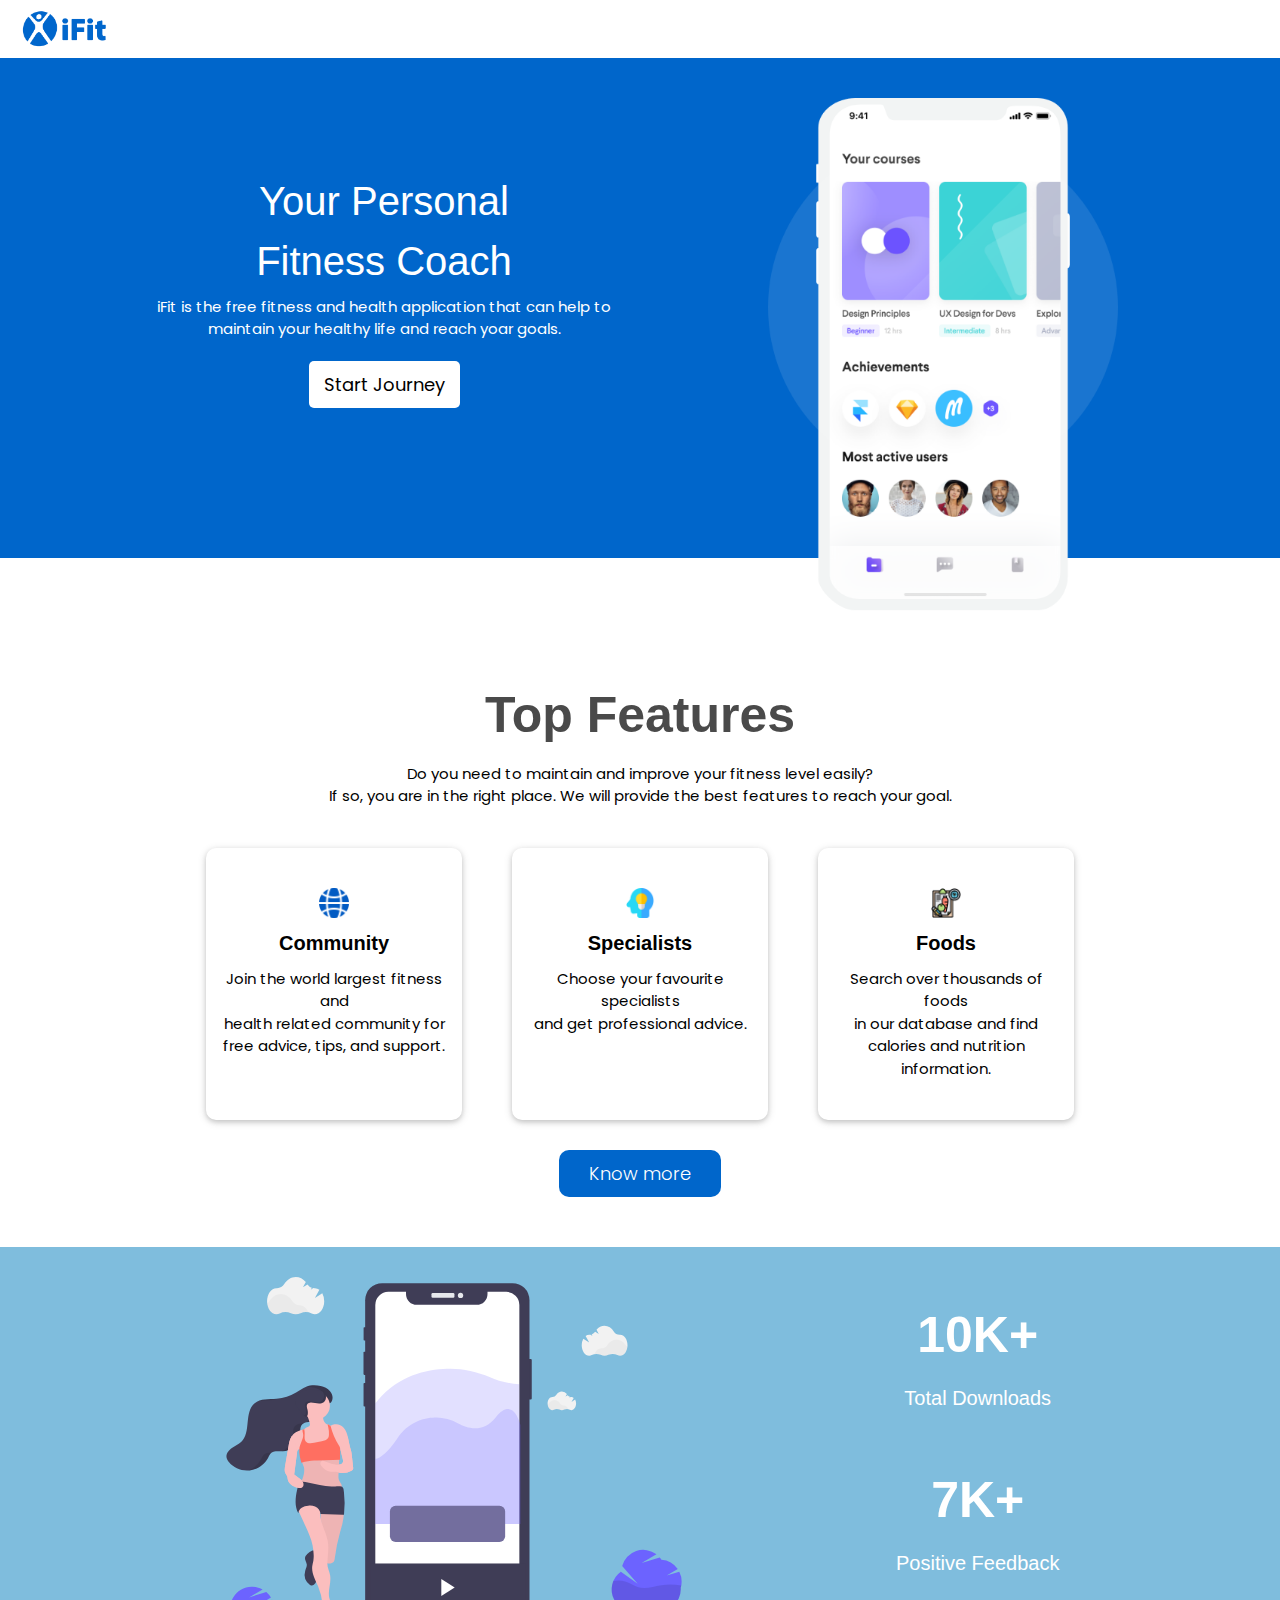
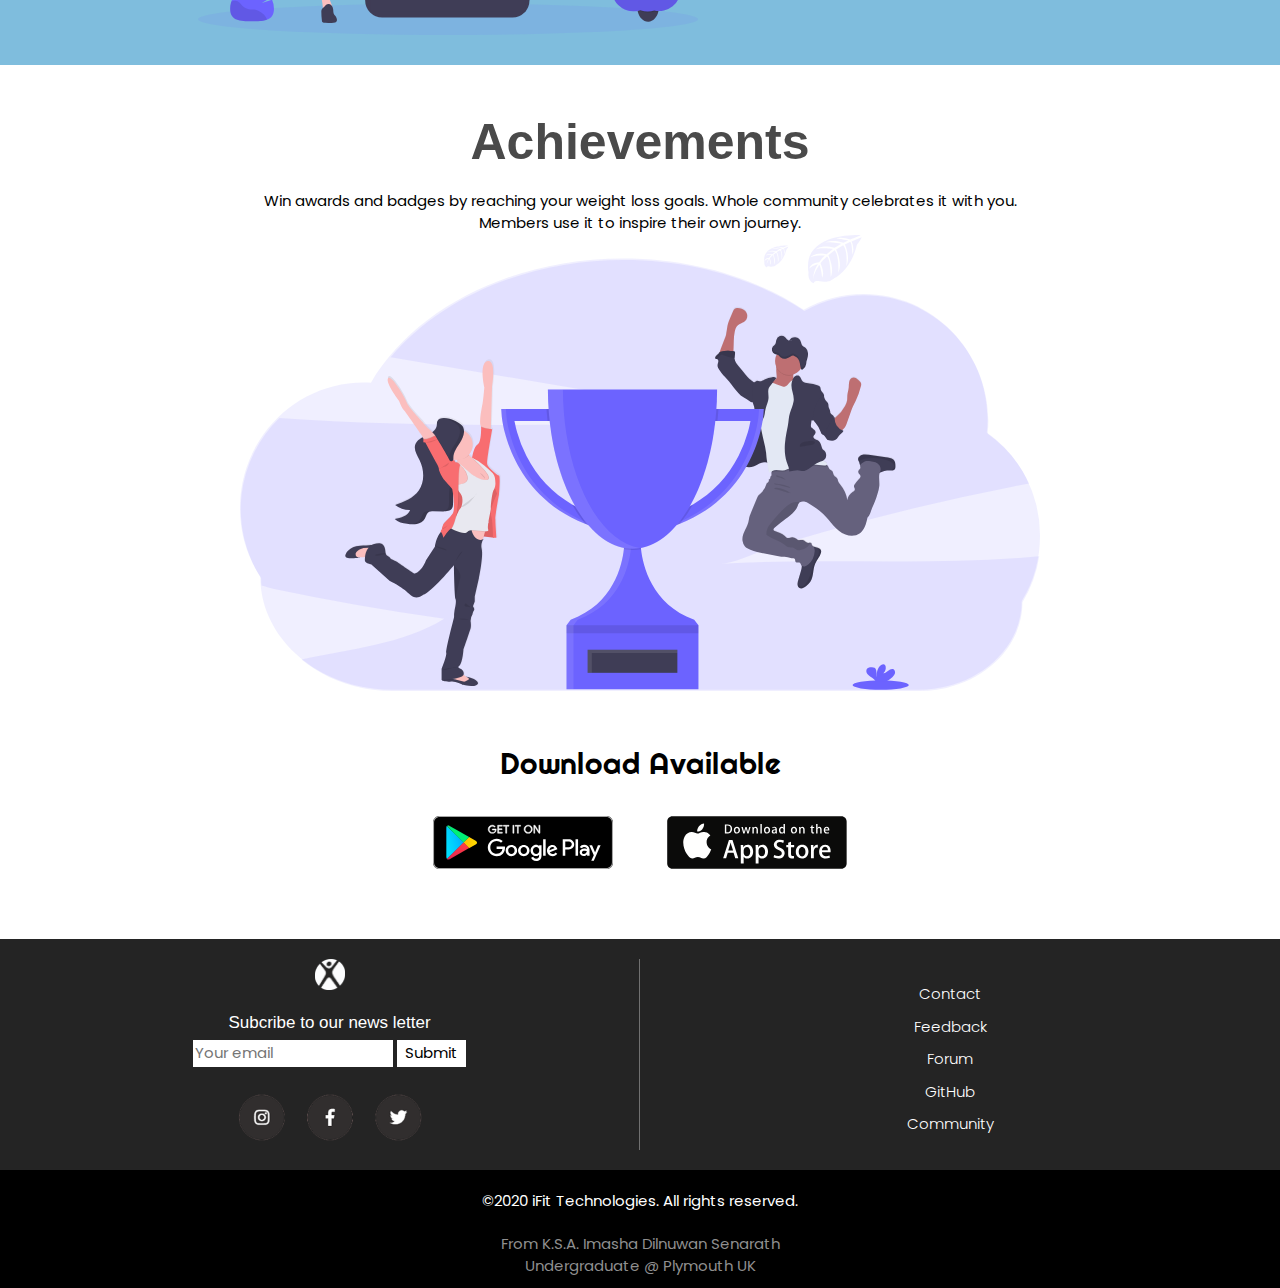
<file: index.html>
<!DOCTYPE html>
<html lang="en">

<head>
    <meta charset="UTF-8">
    <meta name="viewport" content="width=device-width, initial-scale=1.0">
    <title>iFit</title>
    <link rel="icon" href="../assets/logo1.png" type="image/png">
    <link rel="stylesheet" href="./css/styles.css">
    <link href="https://fonts.googleapis.com/css2?family=Poppins:wght@100;200;300;400;500;600;700;800;900&display=swap"
        rel="stylesheet">
    <link href="https://fonts.googleapis.com/css2?family=Righteous&display=swap" rel="stylesheet">
    <link rel="stylesheet" href="https://www.w3schools.com/w3css/4/w3.css">
</head>

<body>
    <div class="wrapper">
        <div class="topbar">
            <img src="../assets/logo2.png" alt="">
        </div>

        <div class="cover-container">
            <div class="cover">
                <div class="left-side">
                    <h1>Your Personal <br> Fitness Coach</h1>
                    <p>iFit is the free fitness and health application that can help
                        to maintain your healthy life and reach yoar goals.</p>
                        <button>Start Journey</button>
                </div>
                <div class="right-side">
                    <img src="../assets/phone3.png" alt="">
                </div>
            </div>
        </div>

        <div class="features">
            <h1 class="title">Top Features</h1>
            <p class="title-des"> <span>Do you need to maintain and improve your fitness level easily?</br>If so, you
                    are in
                    the right place. We will provide the best features to reach your goal.</span></p>
            <div class="content">
                <div class="section w3-card">
                    <img src="../assets/community.png" alt="">
                    <h1>Community</h1>
                    <p>Join the world largest fitness and </br>health related community for </br>free advice, tips, and
                        support.
                    </p>
                </div>
                <div class="section w3-card">
                    <img src="../assets/Specialists.png" alt="">
                    <h1>Specialists</h1>
                    <p>Choose your favourite specialists</br> and get professional advice.</p>
                </div>
                <div class="section w3-card">
                    <img src="../assets/foodlist.png" alt="">
                    <h1>Foods</h1>
                    <p>Search over thousands of foods </br>in our database and find </br> calories and nutrition
                        information. </p>
                </div>
            </div>
            <button class="f-more">Know more</button>
        </div>
        <div class="usage">
            <div class="left">
                <img src="../assets/fitness_tracker.svg" alt="">
            </div>
            <div class="right">
                <div class="section">
                    <h1>10K+</h1>
                    <h2>Total Downloads</h2>
                </div>
                <div class="section">
                    <h1>7K+</h1>
                    <h2>Positive Feedback</h2>
                </div>
            </div>
        </div>
        <div class="achievements">
            <h1>Achievements</h1>
            <p> <span>Win awards and badges by reaching your weight loss goals. Whole community celebrates
                    it with you. </br>Members use it to inspire their own journey.</span></p>
            <img src="../assets/winners.svg" alt="">
        </div>
        <div class="download">
            <h1>Download Available</h1>
            <img class="google" src="../assets/google.svg" alt="">
            <img class="apple" src="../assets/apple.svg" alt="">
        </div>
        <div class="footer">
            <div class="top">
                <div class="left">
                    <img src="../assets/logo3.png" alt="">
                    <h2>Subcribe to our news letter</h2>
                    <form action="">
                        <input type="text" placeholder="Your email">
                        <button>Submit</button>
                    </form>
                    <div class="smi">
                        <img src="../assets/socialmedia.png" alt="">
                    </div>
                </div>
                <div class="right">
                    <ul>
                        <li>Contact</li>
                        <li>Feedback</li>
                        <li>Forum</li>
                        <li>GitHub</li>
                        <li>Community</li>
                    </ul>
                </div>
            </div>
            <p class="rights">©2020 iFit Technologies. All rights reserved.</p>
            <p class="owner">From K.S.A. Imasha Dilnuwan Senarath </br> Undergraduate @ Plymouth UK</p>
        </div>
    </div>
</body>

</html>
</file>
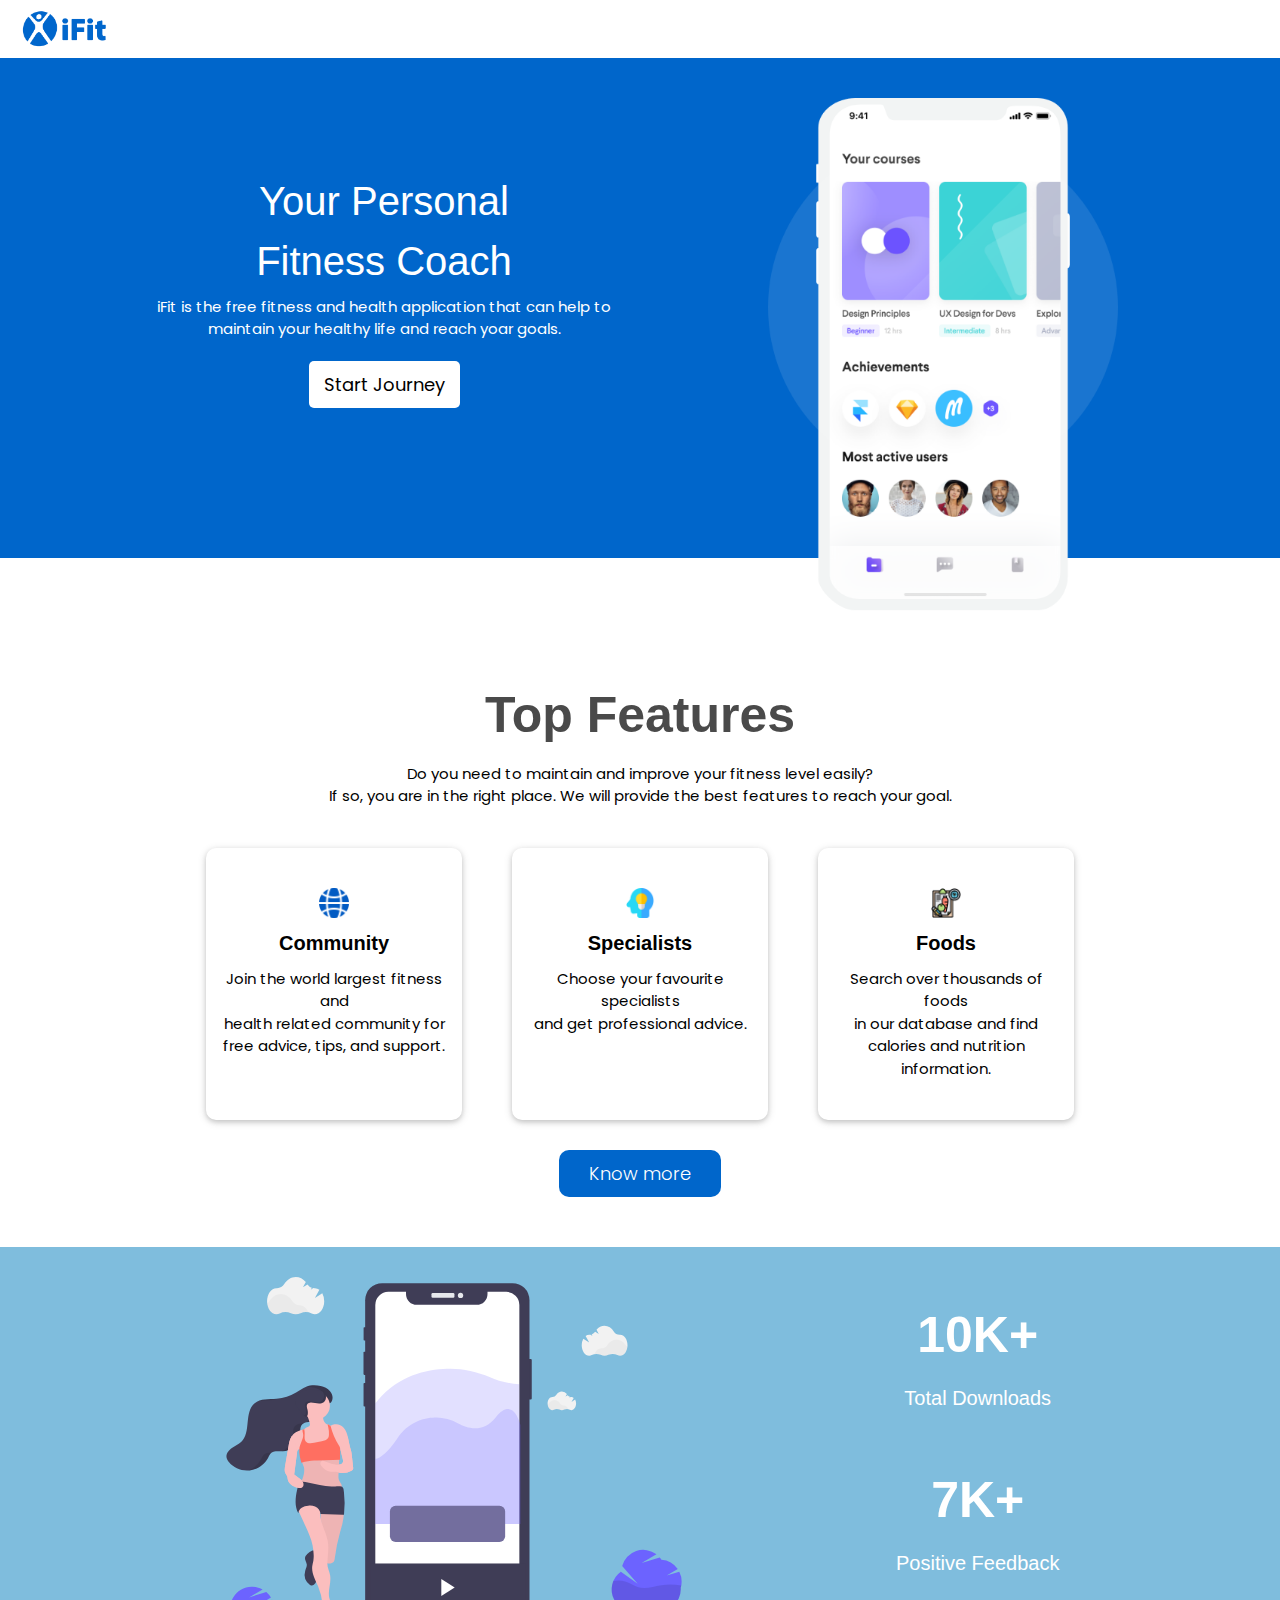
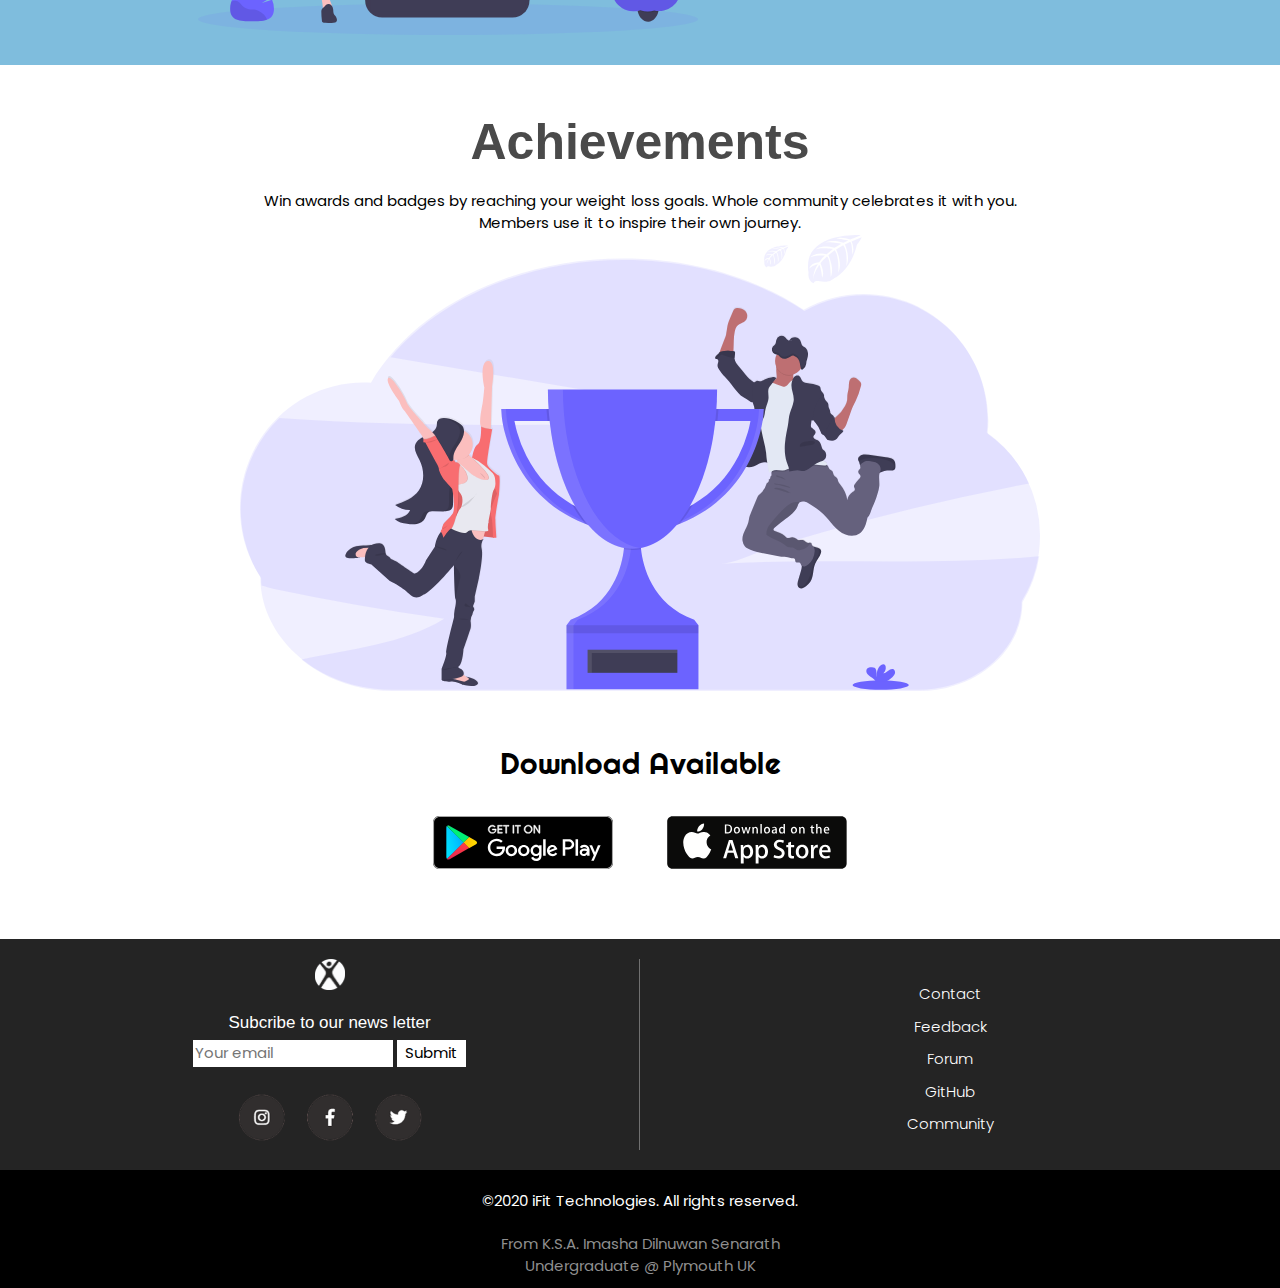
<file: src/index.html>
<!DOCTYPE html>
<html lang="en">

<head>
    <meta charset="UTF-8">
    <meta name="viewport" content="width=device-width, initial-scale=1.0">
    <title>iFit</title>
    <link rel="icon" href="../assets/logo1.png" type="image/png">
    <link rel="stylesheet" href="../css/styles.css">
    <link href="https://fonts.googleapis.com/css2?family=Poppins:wght@100;200;300;400;500;600;700;800;900&display=swap"
        rel="stylesheet">
    <link href="https://fonts.googleapis.com/css2?family=Righteous&display=swap" rel="stylesheet">
    <link rel="stylesheet" href="https://www.w3schools.com/w3css/4/w3.css">
</head>

<body>
    <div class="wrapper">
        <div class="topbar">
            <img src="../assets/logo2.png" alt="">
        </div>

        <div class="cover-container">
            <div class="cover">
                <div class="left-side">
                    <h1>Your Personal <br> Fitness Coach</h1>
                    <p>iFit is the free fitness and health application that can help
                        to maintain your healthy life and reach yoar goals.</p>
                        <button>Start Journey</button>
                </div>
                <div class="right-side">
                    <img src="../assets/phone3.png" alt="">
                </div>
            </div>
        </div>

        <div class="features">
            <h1 class="title">Top Features</h1>
            <p class="title-des"> <span>Do you need to maintain and improve your fitness level easily?</br>If so, you
                    are in
                    the right place. We will provide the best features to reach your goal.</span></p>
            <div class="content">
                <div class="section w3-card">
                    <img src="../assets/community.png" alt="">
                    <h1>Community</h1>
                    <p>Join the world largest fitness and </br>health related community for </br>free advice, tips, and
                        support.
                    </p>
                </div>
                <div class="section w3-card">
                    <img src="../assets/Specialists.png" alt="">
                    <h1>Specialists</h1>
                    <p>Choose your favourite specialists</br> and get professional advice.</p>
                </div>
                <div class="section w3-card">
                    <img src="../assets/foodlist.png" alt="">
                    <h1>Foods</h1>
                    <p>Search over thousands of foods </br>in our database and find </br> calories and nutrition
                        information. </p>
                </div>
            </div>
            <button class="f-more">Know more</button>
        </div>
        <div class="usage">
            <div class="left">
                <img src="../assets/fitness_tracker.svg" alt="">
            </div>
            <div class="right">
                <div class="section">
                    <h1>10K+</h1>
                    <h2>Total Downloads</h2>
                </div>
                <div class="section">
                    <h1>7K+</h1>
                    <h2>Positive Feedback</h2>
                </div>
            </div>
        </div>
        <div class="achievements">
            <h1>Achievements</h1>
            <p> <span>Win awards and badges by reaching your weight loss goals. Whole community celebrates
                    it with you. </br>Members use it to inspire their own journey.</span></p>
            <img src="../assets/winners.svg" alt="">
        </div>
        <div class="download">
            <h1>Download Available</h1>
            <img class="google" src="../assets/google.svg" alt="">
            <img class="apple" src="../assets/apple.svg" alt="">
        </div>
        <div class="footer">
            <div class="top">
                <div class="left">
                    <img src="../assets/logo3.png" alt="">
                    <h2>Subcribe to our news letter</h2>
                    <form action="">
                        <input type="text" placeholder="Your email">
                        <button>Submit</button>
                    </form>
                    <div class="smi">
                        <img src="../assets/socialmedia.png" alt="">
                    </div>
                </div>
                <div class="right">
                    <ul>
                        <li>Contact</li>
                        <li>Feedback</li>
                        <li>Forum</li>
                        <li>GitHub</li>
                        <li>Community</li>
                    </ul>
                </div>
            </div>
            <p class="rights">©2020 iFit Technologies. All rights reserved.</p>
            <p class="owner">From K.S.A. Imasha Dilnuwan Senarath </br> Undergraduate @ Plymouth UK</p>
        </div>
    </div>
</body>

</html>
</file>
<file: css/styles.css>
* {
    padding: 0;
    margin: 0;
    font-family: 'Poppins', sans-serif;
}

.wrapper {
    width: 100%;
    max-width: 2000px;
    margin-left: auto;
    margin-right: auto;
}

.topbar {
    width: 100%;
    max-width: 1400px;
    margin-left: auto;
    margin-right: auto;
    display: grid;
    align-items: center;
    padding: 10px 20px;
}

.topbar img {
    width: 90px;
    justify-content: center;
}

.heading {
    width: 100%;
    max-width: 1400px;
    margin-left: auto;
    margin-right: auto;
    background: linear-gradient(rgba(0, 0, 0, 0), rgba(0, 0, 0, 0)), url(../assets/heading2.jpg) no-repeat;
    background-size: cover;
    height: 500px;
    display: grid;
    grid-template-columns: 50% 50%;
    color: white;
}

.heading .left {
    text-align: center;
    width: fit-content;
    height: fit-content;
    position: relative;
    top: 40%;
    left: 60%;
    transform: translate(-50%, -50%);
}

.heading h1 {
    font-size: 40px;
    font-weight: 700;
}

.heading p {
    font-size: 18px;
    font-weight: 300;
    margin-top: 10px;
}

.heading button {
    background: white;
    border: none;
    outline: none;
    color: #0066cb;
    border-radius: 10px;
    padding: 10px 15px;
    font-weight: 500;
    transition: .5s;
    font-size: 20px;
    margin-top: 30px;
}

.heading button:hover {
    transform: scale(1.1);
    cursor: pointer;
}

.heading .right {
    margin: auto;
}

.heading img {
    width: 350px;
    margin-top: 50px;
}

.cover-container{
   background-color: #0066cb;
    background-size: cover;
    height: 500px;
}

.cover{
    max-width: 1400px;
    margin-left: auto;
    margin-right: auto;
    display: grid;
    grid-template-columns: 60% 40%;
    color: white;
    align-items: center;
}

.cover .left-side{
    text-align: center;
    margin-top: -100px;
}

.cover .left-side h1{
    font-size: 40px;
    margin-bottom: 5px;
}

.cover .left-side p{
    padding: 0 10px 0 10px;
    max-width: 500px;
    margin-left: auto;
    margin-right: auto;
}

.cover .left-side button {
    padding: 10px 15px;
    margin-top: 20px;
    background-color: white;
    border: none;
    outline: none;
    border-radius: 5px;
    transition: .3s;
    font-size: 18px;
}

.cover .left-side button:hover{
    transform: scale(1.2);
    cursor: pointer;
}

.cover .right-side img{
    width: 350px;
    margin-top: 40px;
}

.features {
    width: 100%;
    max-width: 1400px;
    margin-left: auto;
    margin-right: auto;
}

.features .title {
    text-align: center;
    font-size: 50px;
    margin-top: 120px;
    color: #4a4a4a;
    font-weight: 700;
}

.features .title-des {
    text-align: center;
}

.features .content {
    display: grid;
    grid-template-columns: 20% 20% 20%;
    gap: 50px;
    justify-content: center;
    margin-top: 40px;
}

.features .section {
    text-align: center;
    border-radius: 10px;
    transition: .3s;
    padding: 40px 10px 40px 10px;
}

.features .section:hover {
    transform: scale(1.02);
    cursor: pointer;
}

.features .section img {
    width: 30px;
}

.features .section h1 {
    font-size: 20px;
    font-weight: 600;
}

.features .section p {
    margin-top: 5px;
}

.f-more {
    background: #0066cb;
    border: none;
    outline: none;
    color: white;
    border-radius: 10px;
    padding: 10px 30px;
    font-weight: 500;
    transition: .5s;
    font-size: 18px;
    font-weight: 300;
    position: relative;
    left: 50%;
    transform: translate(-50%, 0);
    margin-top: 30px;
    transition: .3s;
}

.f-more:hover {
    cursor: pointer;
    background-color: #004e9b;
}

.usage {
    width: 100%;
    max-width: 1400px;
    margin-left: auto;
    margin-right: auto;
    display: grid;
    grid-template-columns: 70% 30%;
    margin-top: 50px;
    background-color: rgba(0, 124, 187, 0.5);
    padding-top: 30px;
    padding-bottom: 30px;
    color: white;
}

.usage .left {
    margin: auto;
}

.usage .right {
    width: fit-content;
    height: fit-content;
    text-align: center;
    position: relative;
    display: grid;
    grid-template-columns: 100%;
    top: 45%;
    transform: translate(0, -50%);
    gap: 30px;
}

.usage img {
    width: 500px;
}

.usage h1 {
    font-size: 50px;
    font-weight: 600;
}

.usage h2 {
    font-size: 20px;
    font-weight: 300;
}

.download {
    width: 100%;
    max-width: 1400px;
    margin-left: auto;
    margin-right: auto;
    padding: 20px;
    text-align: center;
    margin-top: 20px;
}

.download h1 {
    font-family: 'Righteous', cursive;
    font-weight: 300;
    font-size: 30px;
}

.download img {
    position: relative;
    margin-top: 20px;
    transition: .3s;
}

.download img:hover {
    transform: scale(1.05);
    cursor: pointer;
}

.download .google {
    padding-right: 50px;
}

.achievements {
    width: 100%;
    max-width: 1400px;
    margin-left: auto;
    margin-right: auto;
    text-align: center;
}

.achievements h1 {
    font-size: 50px;
    margin-top: 40px;
    color: #4a4a4a;
    font-weight: 700;
}

.achievements img {
    width: 800px;
    position: relative;
}

.footer {
    width: 100%;
    max-width: 1400px;
    margin-left: auto;
    margin-right: auto;
    background-color: #242424;
    margin-top: 50px;
}

.footer .top {
    display: grid;
    grid-template-columns: 50% 50%;
    align-items: center;
    padding: 20px;
}

.footer .left {
    text-align: center;
    border-right: 1px solid #707070;
}

.footer .top img {
    width: 30px;
}

.footer h2 {
    font-size: 17px;
    color: white;
    font-weight: 300;
    margin-top: 20px;
    margin-bottom: 5px;
}

.footer form input {
    width: 200px;
    padding: 2px;
    border: none;
}

.footer form button {
    background-color: white;
    outline: none;
    border: none;
    padding: 2px 8px;
}

.footer form button:hover {
    cursor: pointer;
    background-color: #d7d7d7;
}

.footer .smi img {
    margin-top: 20px;
    width: 200px;
}

.footer .smi img:hover {
    cursor: pointer;
}

.footer ul {
    color: white;
    font-weight: 300;
    list-style: none;
    text-align: center;
}


.footer ul li {
    color: white;
    margin-top: 10px;
}

.footer ul li:hover {
    text-decoration: underline;
    cursor: pointer;
}

.footer p {
    color: white;
    text-align: center;
    background-color: black;
}

.footer .rights {
    padding: 20px;
}

.footer .owner {
    color: #8f8f8f;
    padding-bottom: 10px;
}


/* Extra large devices (large laptops and desktops, 1200px and up) */
@media only screen and (max-width: 1200px) {
    .heading p {
        font-size: 16px;
    }

    .features .title {
        margin-top: 100px;
    }

    .features .section h1 {
        font-size: 20px;
        font-weight: 500;
    }

    .features .section h2 {
        font-size: 10px;
        font-weight: 500;
    }

    .usage h1 {
        font-size: 30px;
    }

    .usage h2 {
        font-size: 20px;
    }
}

/* Large devices (laptops/desktops, 992px and up) */
@media only screen and (max-width: 992px) {
    .cover .left-side h1{
        font-size: 35px;
    }

    .cover .left-side p{
        font-size: 15px;
    }

    .cover .right-side img{
        width: 300px;
    }
}

/* Medium devices (landscape tablets, 768px and up) */
@media only screen and (max-width: 768px) {
    .cover-container{
        height: auto;
    }

    .cover{
        grid-template-columns: 100%;
        justify-items: center;
    }

    .cover .left-side{
        margin-top: 0px;
        margin-top: 30px;
    }

    .cover .right-side img{
        width: 350px;
        margin-top: 80px;
    }
}

/* Small devices (portrait tablets and large phones, 600px and up) */
@media only screen and (max-width: 600px) {
    .heading {
        grid-template-columns: 100%;
        height: 850px;
    }

    .heading .left {
        top: 0;
        left: 0;
        transform: translate(0%, 0%);
        width: 100%;
        text-align: center;
        top: 20%;
    }

    .heading h1 {
        font-size: 35px;
        font-weight: 700;
    }


    .heading p {
        font-size: 13px;
    }

    .heading p {
        padding: 0 25px 0 25px;
    }

    .heading p span {
        display: none;
    }

    .heading p:after {
        content: 'iFit is the free fitness and health application that can help to maintain your healthy life and reach yoar goals.';
    }


    .heading .right {
        margin: auto;
    }

    .heading img {
        margin-top: 30px;
        width: 300px;
    }

    .features .title {
        margin-top: -5px;
        font-size: 35px;
    }

    .features .title-des {
        padding: 0 25px 0 25px;
    }

    .features .title-des span {
        display: none;
    }

    .features .title-des:after {
        content: 'Do you need to maintain and improve your fitness level easily? If so, you are in the right place. We will provide the best features to reach your goal.';
    }

    .features .content {
        grid-template-columns: 80%;
        gap: 30px;
    }

    .features .section {
        padding: 40px 10px 60px 10px;
    }

    .features .section h1 {
        font-size: 20px;

    }

    .features .section h2 {
        font-size: 15px;
    }

    .usage {
        display: grid;
        grid-template-columns: 100%;
        text-align: center;
    }

    .usage img {
        max-width: 90%;
    }

    .usage .right {
        width: 100%;
        margin-top: 30px;
    }

    .usage h1 {
        font-size: 45px;
        font-weight: 500;
    }

    .usage h2 {
        font-size: 20px;
        font-weight: 300;
    }

    .achievements {
        text-align: center;
    }

    .achievements h1 {
        font-size: 35px;
        margin-top: 40px;
        color: #4a4a4a;
        font-weight: 700;
    }

    .achievements img {
        max-width: 90%;
        margin-top: 20px;
        position: relative;
    }

    .achievements p {
        padding: 0 25px 0 25px;
    }

    .achievements p span {
        display: none;
    }

    .achievements p:after {
        content: 'Win awards and badges by reaching your weight loss goals. Whole community celebrates it with you. Members use it to inspire their own journey.';
    }

    .download h1 {
        padding-bottom: 20px;
    }

    .download img {
        width: 50%;
        position: relative;
        margin-top: 20px;
        display: block;
        margin: auto;
        margin-top: 10px;
    }

    .download .google {
        padding-right: 0px;
        padding-bottom: 10px;
    }

    .footer .top {
        display: grid;
        grid-template-columns: 100%;
        padding: 20px;
    }

    .footer .left {
        border-right: none;
    }

    .footer .left img {
        width: 40px;
    }

    .footer form {
        position: relative;
    }

    .footer form input {
        width: 85%;
        padding: 9px;
    }

    .footer form button {
        position: absolute;
        display: block;
        left: 50%;
        transform: translate(-50%, 0);
        margin-top: 10px;
        padding: 8px 20px;
    }

    .footer .smi img {
        width: 250px;
        margin-top: 70px;
    }

    .footer ul {
        margin-top: 30px;
    }

    .footer ul li {
        display: inline;
        padding: 10px;
    }


}
</file>
